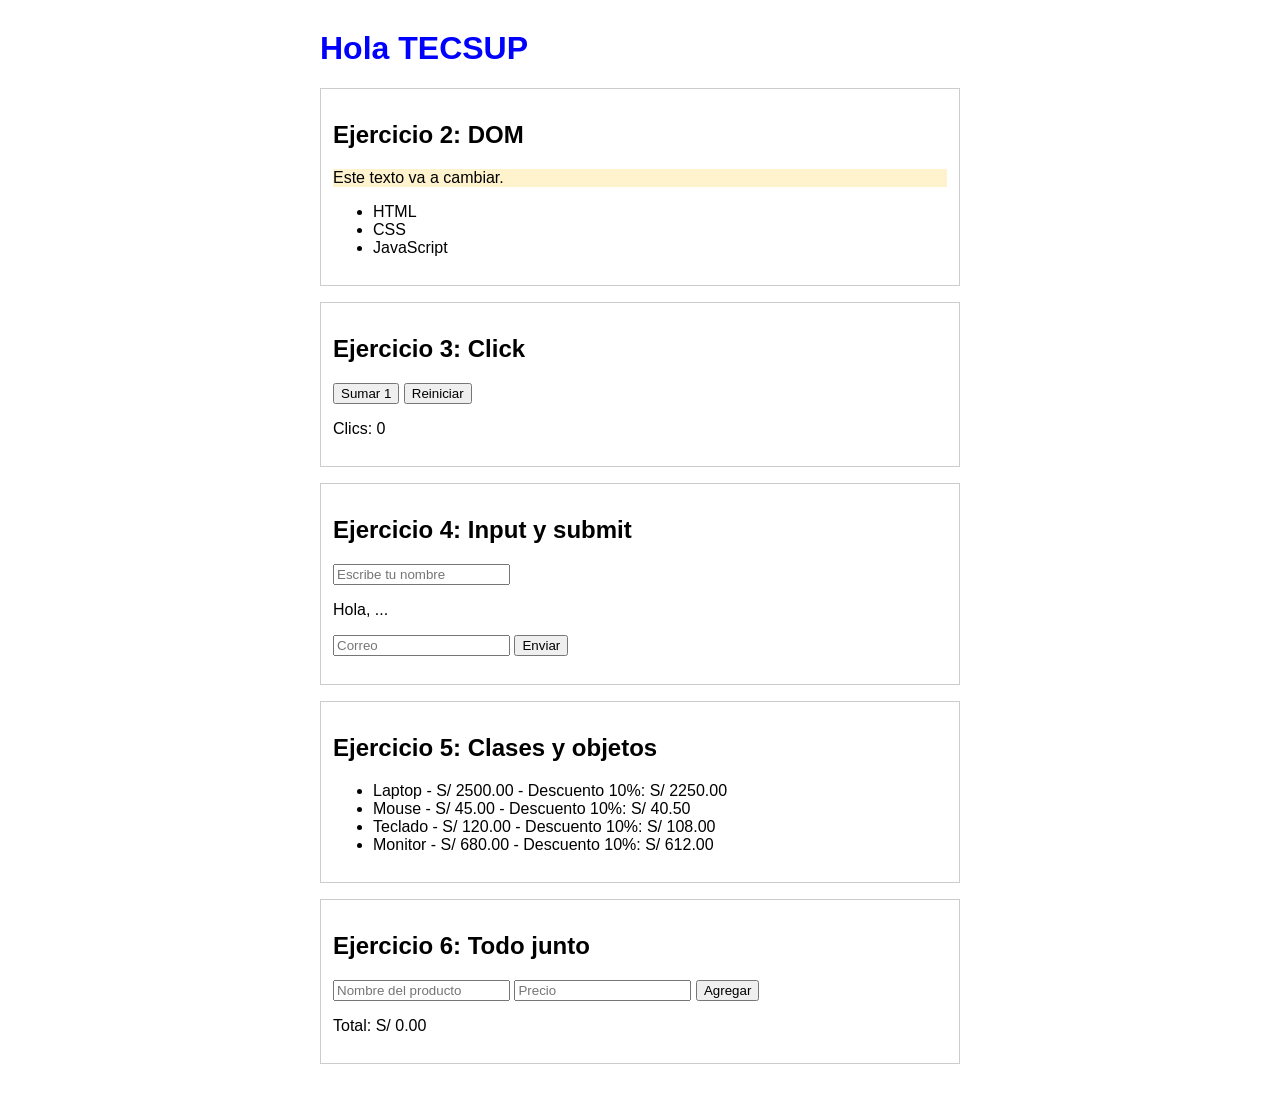
<file: index.html>
<!DOCTYPE html> 
<html lang="es"> 
<head> 
  <meta charset="UTF-8"> 
  <title>Lab 08 - DOM, eventos y objetos</title> 
  <style>     body { font-family: Arial, sans-serif; max-width: 640px; margin: 30px auto; }     section { border: 1px solid #ccc; padding: 12px; margin-bottom: 16px; } 
    .destacado { background: #fff3cd; } 
    .error { color: #c0392b; } 
  </style> 
</head> 
<body> 
  <h1 id="titulo">Mi primera pagina interactiva</h1> 
  
  <section> 
    <h2>Ejercicio 2: DOM</h2> 
    <p class="mensaje">Este texto va a cambiar.</p>     <ul id="lista"> 
      <li>HTML</li> 
      <li>CSS</li> 
    </ul> 
  </section> 
  
  <section> 
    <h2>Ejercicio 3: Click</h2> 
    <button id="btnSumar">Sumar 1</button> 
    <button id="btnReiniciar">Reiniciar</button> 
    <p>Clics: <span id="contador">0</span></p>   </section> 
  
  <section> 
    <h2>Ejercicio 4: Input y submit</h2> 
    <input id="nombre" type="text" placeholder="Escribe tu nombre">     <p id="saludo">Hola, ...</p> 
    <form id="formulario"> 
      <input id="correo" type="text" placeholder="Correo"> 
      <button type="submit">Enviar</button> 
    </form> 
    <p id="resultado"></p> 
  </section> 
  
  <section> 
    <h2>Ejercicio 5: Clases y objetos</h2> 
    <ul id="productos"></ul> 
  </section> 
  
  <section> 
    <h2>Ejercicio 6: Todo junto</h2> 
    <form id="formProducto"> 
      <input id="prodNombre" type="text" placeholder="Nombre del producto"> 
      <input id="prodPrecio" type="number" step="0.01" placeholder="Precio"> 
      <button type="submit">Agregar</button> 
    </form> 
    <ul id="carrito"></ul> 
    <p>Total: S/ <span id="total">0.00</span></p>   </section> 
  
  <script src="app.js"></script> 
</body> 
</html>
</file>
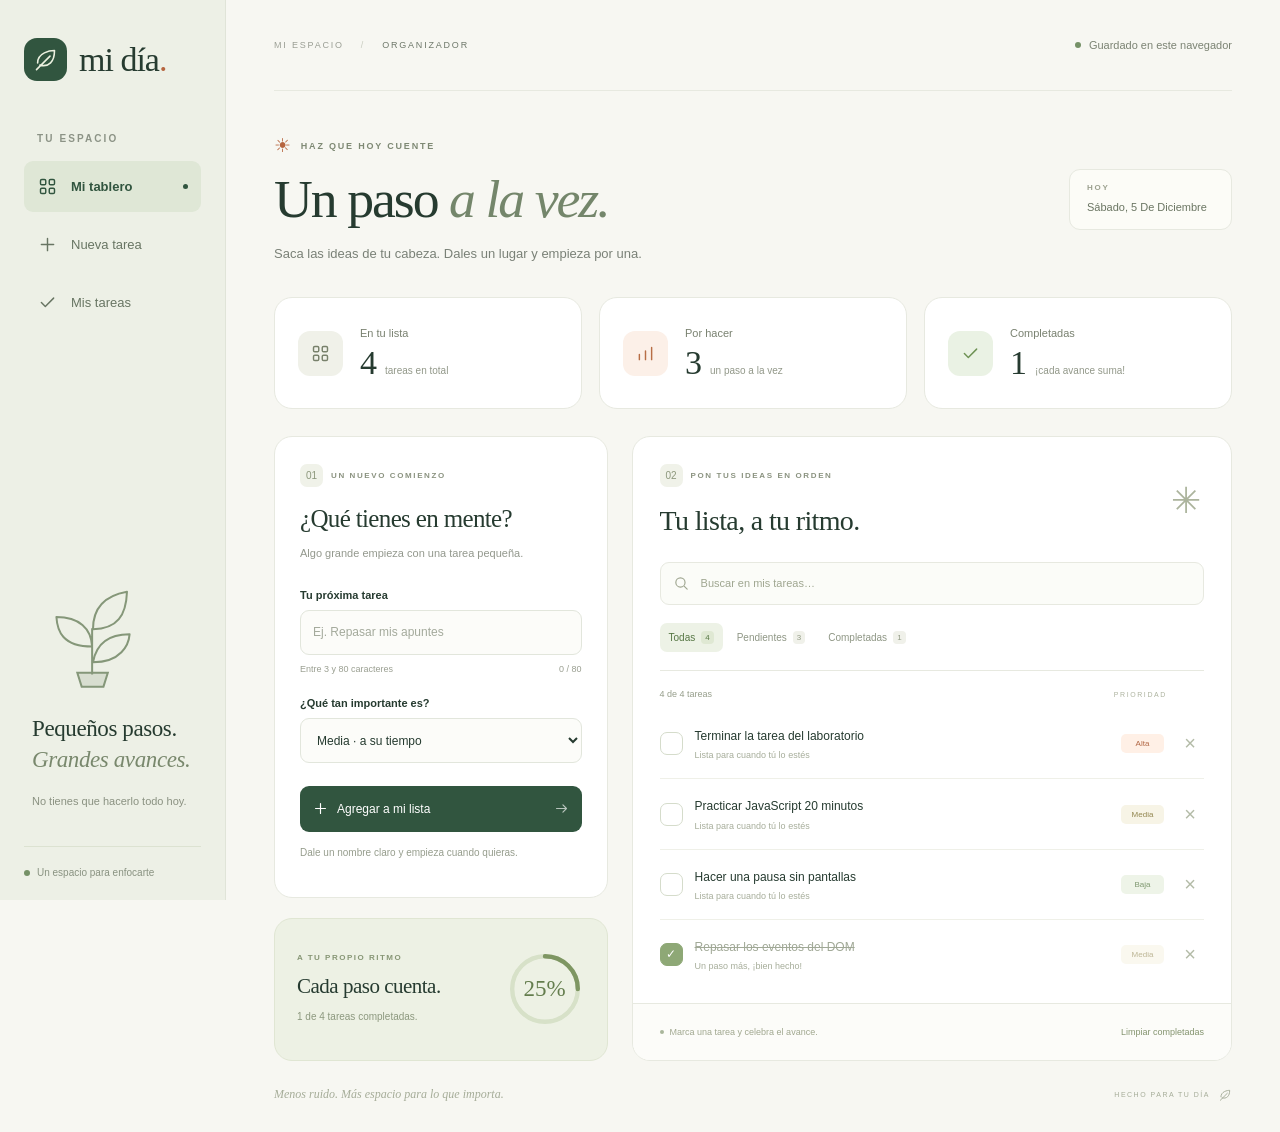
<file: tarea/index.html>
<!doctype html>
<html lang="es">
<head>
  <meta charset="UTF-8">
  <meta name="viewport" content="width=device-width, initial-scale=1.0">
  <meta name="description" content="Organiza tu día paso a paso. Agrega, busca y completa tus tareas en un espacio sencillo y tranquilo.">
  <meta name="theme-color" content="#264b38">
  <title>Mi día · Un paso a la vez</title>
  <link rel="stylesheet" href="styles.css">
  <link rel="icon" href="data:image/svg+xml,%3Csvg xmlns='http://www.w3.org/2000/svg' viewBox='0 0 32 32'%3E%3Crect width='32' height='32' rx='9' fill='%23264b38'/%3E%3Cpath d='M9 19C9 9 22 8 24 8c0 12-7 17-15 11Zm1 5 11-12' fill='none' stroke='%23edf2df' stroke-width='2'/%3E%3C/svg%3E">
</head>
<body>
  <a class="skip-link" href="#contenido">Ir al contenido</a>
  <svg class="svg-defs" xmlns="http://www.w3.org/2000/svg" aria-hidden="true">
    <symbol id="i-leaf" viewBox="0 0 24 24"><path d="M5 15C5 6 16 4 20 4c0 10-5 15-13 13M4 21 16 9"/></symbol>
    <symbol id="i-grid" viewBox="0 0 24 24"><rect x="4" y="4" width="6" height="6" rx="1.5"/><rect x="14" y="4" width="6" height="6" rx="1.5"/><rect x="4" y="14" width="6" height="6" rx="1.5"/><rect x="14" y="14" width="6" height="6" rx="1.5"/></symbol>
    <symbol id="i-plus" viewBox="0 0 24 24"><path d="M12 5v14M5 12h14"/></symbol>
    <symbol id="i-search" viewBox="0 0 24 24"><circle cx="10.5" cy="10.5" r="6.5"/><path d="m16 16 4 4"/></symbol>
    <symbol id="i-check" viewBox="0 0 24 24"><path d="m5 12 4.5 4.5L19 7"/></symbol>
    <symbol id="i-chart" viewBox="0 0 24 24"><path d="M5 19V13M12 19V9M19 19V5"/></symbol>
    <symbol id="i-arrow" viewBox="0 0 24 24"><path d="M5 12h14m-5-5 5 5-5 5"/></symbol>
  </svg>

  <!-- Parte 1: navegación y progreso general. -->
  <aside class="sidebar">
    <a class="brand" href="#contenido" aria-label="Mi día, inicio">
      <span class="brand-mark"><svg class="icon"><use href="#i-leaf"></use></svg></span>
      <span>mi día<span class="brand-dot">.</span></span>
    </a>
    <p class="nav-label">TU ESPACIO</p>
    <nav aria-label="Secciones de la página">
      <a class="nav-item active" href="#contenido"><svg class="icon"><use href="#i-grid"></use></svg>Mi tablero<span class="nav-indicator"></span></a>
      <a class="nav-item" href="#nueva-tarea"><svg class="icon"><use href="#i-plus"></use></svg>Nueva tarea</a>
      <a class="nav-item" href="#mi-lista"><svg class="icon"><use href="#i-check"></use></svg>Mis tareas</a>
    </nav>
    <div class="sidebar-note">
      <svg class="plant" viewBox="0 0 140 130" fill="none" aria-hidden="true">
        <path d="M69 112V59m0 21C35 80 29 62 28 46c26 0 40 13 41 34Zm1-20c0-31 22-40 39-43-1 27-11 43-39 43Zm0 38c32 0 41-20 42-32-24 0-38 10-42 32Z" stroke="currentColor" stroke-width="2.3" stroke-linejoin="round"/>
        <path d="M52 110h35l-5 16H57l-5-16Z" fill="currentColor" opacity=".2"/><path d="M52 110h35l-5 16H57l-5-16Z" stroke="currentColor" stroke-width="2.3"/>
      </svg>
      <p>Pequeños pasos.<br><em>Grandes avances.</em></p>
      <span>No tienes que hacerlo todo hoy.</span>
    </div>
    <div class="sidebar-footer"><span class="tiny-dot"></span>Un espacio para enfocarte</div>
  </aside>

  <main id="contenido" class="main">
    <header class="topbar">
      <p class="breadcrumb">MI ESPACIO <span>/</span> <strong>ORGANIZADOR</strong></p>
      <div class="save-status"><span class="tiny-dot"></span><span id="guardado-texto">Guardado en este navegador</span></div>
    </header>

    <section class="intro" aria-labelledby="titulo-pagina">
      <div><p class="eyebrow"><span class="sun" aria-hidden="true">☀</span> HAZ QUE HOY CUENTE</p><h1 id="titulo-pagina">Un paso <em>a la vez.</em></h1><p class="intro-copy">Saca las ideas de tu cabeza. Dales un lugar y empieza por una.</p></div>
      <div class="date-pill"><span>HOY</span><time id="fecha"></time></div>
    </section>

    <!-- Parte 2: resumen que cambia con las acciones del usuario. -->
    <section id="resumen-dia" class="stats" aria-label="Resumen de tus tareas">
      <div class="stat-card"><span class="stat-icon neutral"><svg class="icon"><use href="#i-grid"></use></svg></span><div><p>En tu lista</p><strong id="total">0</strong><span class="stat-caption">tareas en total</span></div></div>
      <div class="stat-card"><span class="stat-icon peach"><svg class="icon"><use href="#i-chart"></use></svg></span><div><p>Por hacer</p><strong id="pendientes">0</strong><span class="stat-caption">un paso a la vez</span></div></div>
      <div class="stat-card"><span class="stat-icon green"><svg class="icon"><use href="#i-check"></use></svg></span><div><p>Completadas</p><strong id="completadas">0</strong><span class="stat-caption">¡cada avance suma!</span></div></div>
    </section>

    <div class="workspace">
      <div class="left-column">
        <!-- Parte 3: formulario y validación visible. -->
        <section id="nueva-tarea" class="panel form-panel" aria-labelledby="titulo-formulario">
          <div class="section-heading"><span class="step">01</span><p>UN NUEVO COMIENZO</p></div>
          <h2 id="titulo-formulario">¿Qué tienes en mente?</h2>
          <p class="section-copy">Algo grande empieza con una tarea pequeña.</p>
          <form id="formulario" novalidate>
            <label for="titulo">Tu próxima tarea</label>
            <input id="titulo" name="titulo" type="text" placeholder="Ej. Repasar mis apuntes" minlength="3" maxlength="80" autocomplete="off" aria-describedby="ayuda-titulo mensaje" required>
            <div id="ayuda-titulo" class="field-help"><span>Entre 3 y 80 caracteres</span><span id="contador">0 / 80</span></div>
            <label for="prioridad">¿Qué tan importante es?</label>
            <select id="prioridad" name="prioridad"><option value="baja">Baja · puede esperar</option><option value="media" selected>Media · a su tiempo</option><option value="alta">Alta · primero esto</option></select>
            <button class="primary-button" type="submit"><svg class="icon"><use href="#i-plus"></use></svg>Agregar a mi lista<svg class="icon arrow"><use href="#i-arrow"></use></svg></button>
            <p id="mensaje" class="form-message" role="status" aria-live="polite">Dale un nombre claro y empieza cuando quieras.</p>
          </form>
        </section>
        <section class="progress-card" aria-labelledby="titulo-progreso">
          <div><p class="eyebrow">A TU PROPIO RITMO</p><h2 id="titulo-progreso">Cada paso cuenta.</h2><p id="progreso-mensaje">Tu próximo paso te espera.</p></div>
          <div class="progress-ring"><svg viewBox="0 0 100 100" aria-hidden="true"><circle class="ring-track" cx="50" cy="50" r="41"/><circle id="anillo-progreso" class="ring-fill" cx="50" cy="50" r="41"/></svg><strong id="progreso">0%</strong></div>
        </section>
      </div>

      <!-- Parte 4: búsqueda, filtros y lista creada con createElement. -->
      <section id="mi-lista" class="panel list-panel" aria-labelledby="titulo-lista">
        <div class="list-heading"><div><div class="section-heading"><span class="step">02</span><p>PON TUS IDEAS EN ORDEN</p></div><h2 id="titulo-lista">Tu lista, a tu ritmo.</h2></div><span class="list-decoration" aria-hidden="true">✳</span></div>
        <div class="search-field"><svg class="icon"><use href="#i-search"></use></svg><label class="sr-only" for="buscador">Buscar en tus tareas</label><input id="buscador" type="search" placeholder="Buscar en mis tareas…" autocomplete="off"></div>
        <div id="filtros" class="filters" role="group" aria-label="Filtrar tareas por estado"><button type="button" data-filtro="todas" aria-pressed="true">Todas <span id="cuenta-todas">0</span></button><button type="button" data-filtro="pendientes" aria-pressed="false">Pendientes <span id="cuenta-pendientes">0</span></button><button type="button" data-filtro="completadas" aria-pressed="false">Completadas <span id="cuenta-completadas">0</span></button></div>
        <div class="list-meta"><p id="resultado" role="status" aria-live="polite"></p><span>PRIORIDAD</span></div>
        <ul id="lista-tareas" class="task-list" aria-label="Tareas"></ul>
        <div id="estado-vacio" class="empty-state" hidden><span aria-hidden="true">✧</span><h3 id="vacio-titulo">Un espacio para empezar.</h3><p id="vacio-mensaje">Agrega tu primera tarea desde el formulario.</p><button id="limpiar-filtros" type="button" class="text-button" hidden>Ver todas mis tareas</button></div>
        <div class="list-footer"><span><span class="tiny-dot"></span> Marca una tarea y celebra el avance.</span><button id="limpiar-completadas" type="button" class="text-button" disabled>Limpiar completadas</button></div>
        <div id="aviso" class="undo-notice" role="status" aria-live="polite" hidden><span id="aviso-texto"></span><button id="deshacer" type="button">Deshacer</button></div>
      </section>
    </div>
    <footer class="page-footer"><p>Menos ruido. Más espacio para lo que importa.</p><span>HECHO PARA TU DÍA <svg class="icon"><use href="#i-leaf"></use></svg></span></footer>
    <noscript>Activa JavaScript en tu navegador para usar la lista de tareas.</noscript>
  </main>
  <script src="app.js"></script>
</body>
</html>
</file>
<file: tarea/styles.css>
:root{--paper:#f7f7f2;--white:#fff;--ink:#263b30;--muted:#7a8177;--green:#31553f;--line:#e7e9e0;--sidebar:#edf0e6;--accent:#b6653f;--radius:18px;font-family:Arial,Helvetica,sans-serif;color:var(--ink);background:var(--paper);font-synthesis:none}
*{box-sizing:border-box}html{scroll-behavior:smooth;scroll-padding-top:24px}body{margin:0}button,input,select{font:inherit}button,a,input,select{-webkit-tap-highlight-color:transparent}button{cursor:pointer}button:disabled{cursor:default;opacity:.4}button,a,input,select{outline-offset:4px}button:focus-visible,a:focus-visible,input:focus-visible,select:focus-visible{outline:3px solid #9a6d46}a{color:inherit;text-decoration:none}button{transition:background .18s,transform .18s}button:active:not(:disabled){transform:translateY(1px)}[hidden]{display:none!important}.icon{width:21px;height:21px;fill:none;stroke:currentColor;stroke-width:1.65;stroke-linecap:round;stroke-linejoin:round;flex-shrink:0}.svg-defs{position:absolute;width:0;height:0;overflow:hidden}.sr-only{position:absolute;width:1px;height:1px;padding:0;margin:-1px;overflow:hidden;clip:rect(0,0,0,0);white-space:nowrap;border:0}.skip-link{position:fixed;left:16px;top:-90px;z-index:5;background:var(--green);color:white;padding:12px 20px;border-radius:8px}.skip-link:focus{top:16px}
.sidebar{width:226px;position:fixed;inset:0 auto 0 0;background:var(--sidebar);border-right:1px solid #e0e4d8;padding:38px 24px 22px;display:flex;flex-direction:column}.brand{display:flex;align-items:center;gap:12px;font:34px Georgia,'Times New Roman',serif;letter-spacing:-1px;width:fit-content}.brand-mark{background:var(--green);border-radius:13px;width:43px;height:43px;display:grid;place-items:center;color:#ecf1e0}.brand-mark .icon{width:27px;height:27px;stroke-width:1.4}.brand-dot{color:var(--accent)}.nav-label{font-size:10px;letter-spacing:2.1px;font-weight:700;color:#8c9386;margin:52px 0 17px 13px}.nav-item{display:flex;align-items:center;gap:13px;padding:15px 13px;border-radius:9px;margin-bottom:7px;font-size:13px;color:#687563}.nav-item.active{background:#dfe7d6;color:var(--green);font-weight:600}.nav-item:hover{background:#e2e8db}.nav-indicator{width:5px;height:5px;border-radius:50%;background:var(--green);margin-left:auto}.sidebar-note{margin-top:auto;padding:32px 8px 34px}.plant{width:122px;height:115px;color:#859779;display:block;margin-bottom:22px}.sidebar-note p{font:23px/1.35 Georgia,'Times New Roman',serif;margin:0 0 16px;letter-spacing:-.4px}.sidebar-note em{color:#79886d}.sidebar-note>span{font-size:11px;line-height:1.8;color:#8a9181}.sidebar-footer{font-size:10px;color:#899281;border-top:1px solid #dce2d1;padding-top:20px;display:flex;align-items:center;gap:7px}.tiny-dot{display:inline-block;width:6px;height:6px;border-radius:50%;background:#759167;flex-shrink:0}
.main{margin-left:226px;padding:0 48px;max-width:1560px}.topbar{height:91px;border-bottom:1px solid var(--line);display:flex;align-items:center;justify-content:space-between;gap:18px}.breadcrumb{font-size:9px;letter-spacing:1.8px;color:#9a9e94;display:flex;gap:17px}.breadcrumb strong{font-weight:500;color:#6e786a}.breadcrumb span{color:#c7cbbf}.save-status{display:flex;align-items:center;gap:8px;color:#7b8373;font-size:11px}.intro{padding:43px 0 32px;display:flex;justify-content:space-between;align-items:center;gap:20px}.eyebrow{font-size:9px;font-weight:700;letter-spacing:1.8px;color:#7e8974;margin:0 0 13px;display:flex;align-items:center;gap:8px}.sun{font-size:19px;color:var(--accent)}h1{font:clamp(36px,4.2vw,58px)/1.08 Georgia,'Times New Roman',serif;letter-spacing:-2px;margin:0 0 15px}h1 em{font-weight:400;color:#74866b}.intro-copy{font-size:13px;color:var(--muted);margin:0;line-height:1.7}.date-pill{border:1px solid var(--line);border-radius:11px;padding:13px 17px;background:#fcfcf7;min-width:163px}.date-pill span{display:block;color:#9ba08e;font-size:8px;font-weight:700;letter-spacing:1.8px;margin-bottom:7px}.date-pill time{font-size:11px;line-height:1.5;color:#6a7562;text-transform:capitalize;display:block}
.stats{display:grid;grid-template-columns:repeat(3,minmax(0,1fr));gap:17px;margin-bottom:27px}.stat-card{background:white;border:1px solid var(--line);border-radius:var(--radius);padding:21px 23px;display:flex;align-items:center;gap:17px;min-height:112px}.stat-icon{width:45px;height:45px;border-radius:12px;display:grid;place-items:center}.neutral{background:#f0f1e9;color:#78816b}.peach{background:#fcf0e8;color:#b86e45}.green{background:#eaf2e4;color:#6e9254}.stat-card p{margin:0 0 7px;color:#798170;font-size:11px}.stat-card strong{font:34px/1 Georgia,'Times New Roman',serif;margin-right:8px}.stat-caption{color:#929889;font-size:10px}
.workspace{display:grid;grid-template-columns:minmax(265px,.75fr) minmax(380px,1.35fr);align-items:start;gap:24px}.left-column{display:grid;gap:20px}.panel{background:white;border:1px solid var(--line);border-radius:var(--radius)}.form-panel{padding:27px 25px 20px}.section-heading{display:flex;align-items:center;gap:8px;margin-bottom:17px}.step{font-size:10px;background:#f0f2e9;color:#8c977c;width:23px;height:23px;border-radius:7px;display:grid;place-items:center}.section-heading p{font-size:8px;letter-spacing:1.6px;color:#8b9380;margin:0;font-weight:700}h2{font:25px/1.2 Georgia,'Times New Roman',serif;letter-spacing:-.65px;margin:0 0 10px}.section-copy{font-size:11px;color:#93988d;line-height:1.7;margin:0 0 26px}form label{display:block;font-size:11px;font-weight:600;margin:0 0 9px}form input,form select{width:100%;background:#fcfcf9;border:1px solid #e2e6dc;border-radius:9px;padding:14px 12px;font-size:12px;color:var(--ink);height:45px}form input::placeholder{color:#a4aa9c}form input:focus,form select:focus{border-color:#90a780}form input[aria-invalid="true"]{border-color:#bc6951;background:#fff9f7}.field-help{display:flex;justify-content:space-between;font-size:9px;color:#9a9f91;margin:9px 0 23px;gap:8px}form select{margin-bottom:23px;padding-right:24px}.primary-button{display:flex;align-items:center;gap:8px;width:100%;background:var(--green);color:white;border:0;border-radius:9px;padding:14px 12px;font-size:12px;min-height:46px}.primary-button:hover{background:#254331}.primary-button .icon{width:17px;height:17px}.primary-button .arrow{margin-left:auto;opacity:.65}.form-message{font-size:10px;color:#969d8d;line-height:1.6;margin:13px 0 0;min-height:32px}.form-message.error{color:#a24e38}.form-message.success{color:#577f40}
.progress-card{background:#edf1e4;border:1px solid #e0e6d3;border-radius:var(--radius);padding:24px 22px;display:flex;align-items:center;justify-content:space-between;gap:15px;min-height:143px}.progress-card .eyebrow{font-size:8px;letter-spacing:1.5px;margin:0 0 12px;color:#879675}.progress-card h2{font-size:21px;letter-spacing:-.5px}.progress-card p:last-child{font-size:10px;line-height:1.6;color:#8c987e;margin:0}.progress-ring{position:relative;width:80px;height:80px;flex:0 0 80px}.progress-ring svg{width:100%;height:100%;transform:rotate(-90deg)}.progress-ring circle{fill:none;stroke-width:5.5}.ring-track{stroke:#d7e1c8}.ring-fill{stroke:#7e9662;stroke-dasharray:257.61;stroke-dashoffset:257.61;stroke-linecap:round;transition:stroke-dashoffset .4s}.progress-ring strong{position:absolute;inset:0;display:grid;place-items:center;font:23px Georgia,'Times New Roman',serif;color:#647d4d}
.list-panel{padding:27px 27px 0;min-width:0;overflow:hidden}.list-heading{display:flex;justify-content:space-between;align-items:center;margin-bottom:24px}.list-heading .section-heading{margin-bottom:17px}.list-heading h2{margin:0;font-size:28px}.list-decoration{font-size:36px;color:#acb49d;margin-right:3px}.search-field{position:relative;display:flex;align-items:center}.search-field .icon{position:absolute;left:13px;pointer-events:none;width:17px;height:17px;color:#9fa690}.search-field input{width:100%;height:43px;border:1px solid var(--line);border-radius:9px;background:#fbfcf8;padding:12px 13px 12px 40px;color:var(--ink);font-size:11px}.search-field input::placeholder{color:#9fa690}.filters{display:flex;gap:5px;padding:18px 0;border-bottom:1px solid var(--line)}.filters button{border:0;background:transparent;color:#8e9684;padding:8px 9px;border-radius:7px;font-size:10px;display:flex;align-items:center;gap:6px}.filters button[aria-pressed="true"]{background:#edf2e6;color:#567744}.filters button:hover{background:#f2f4ec}.filters button span{font-size:8px;border-radius:4px;padding:2px 4px;background:#f0f1ea;color:#929b86}.filters button[aria-pressed="true"] span{background:#dfe8d3;color:#567744}.list-meta{display:flex;justify-content:space-between;align-items:center;gap:12px;padding:17px 0 8px}.list-meta p{font-size:9px;color:#969e8b;margin:0;line-height:1.5}.list-meta>span{font-size:7px;letter-spacing:1.6px;color:#adb39f;margin-right:37px}.task-list{list-style:none;margin:0;padding:0;min-height:233px}.task-item{display:flex;align-items:center;gap:12px;padding:18px 0;border-bottom:1px solid #eff0e8;animation:appear .2s ease-out}.task-item:last-child{border-bottom:0}.task-check{width:23px;height:23px;flex:0 0 23px;border:1.4px solid #d5dccb;border-radius:7px;background:white;color:white;display:grid;place-items:center;padding:0;font-size:12px;font-weight:bold}.task-check:hover{border-color:#7e9667;background:#f2f6ed}.task-item.completada .task-check{background:#8ea876;border-color:#8ea876}.task-text{flex:1;min-width:0}.task-title{font-size:12px;line-height:1.6;display:block;overflow-wrap:anywhere}.task-caption{display:block;font-size:9px;color:#a6ad9a;margin-top:4px}.completada .task-title{text-decoration:line-through;color:#a0a896}.priority{font-size:8px;padding:5px 8px;border-radius:5px;white-space:nowrap;flex-shrink:0;min-width:43px;text-align:center}.priority-alta{color:#b26846;background:#fff0e6}.priority-media{color:#92864f;background:#f7f4e6}.priority-baja{color:#7f9870;background:#eef4e8}.completada .priority{opacity:.6}.task-delete{border:0;background:transparent;border-radius:6px;color:#b3bba7;min-width:28px;min-height:32px;padding:0;font-size:20px}.task-delete:hover{background:#fcf0e9;color:#ad6040}.empty-state{text-align:center;padding:30px 15px;min-height:233px}.empty-state>span{font-size:38px;color:#a9b89b;display:block;margin-bottom:10px}.empty-state h3{font:21px Georgia,'Times New Roman',serif;margin:0 0 10px}.empty-state p{font-size:11px;color:#8c967e;line-height:1.7;margin:0 0 13px}.empty-state .text-button{font-size:11px}.list-footer{margin:14px -27px 0;padding:19px 27px;background:#fcfcf9;border-top:1px solid var(--line);display:flex;align-items:center;justify-content:space-between;gap:10px}.list-footer>span{display:flex;align-items:center;gap:6px;font-size:9px;color:#a0a78f}.list-footer .tiny-dot{width:4px;height:4px;background:#a9b69b}.text-button{padding:4px 0;border:0;background:none;font-size:9px;color:#83936e;text-underline-offset:3px;white-space:nowrap}.text-button:hover:not(:disabled){text-decoration:underline}.undo-notice{padding:13px 0;display:flex;align-items:center;justify-content:space-between;gap:12px;border-top:1px solid var(--line);color:#79886b;font-size:10px}.undo-notice button{background:#eaf1e2;border:0;padding:8px 10px;border-radius:6px;color:var(--green);font-size:10px}.page-footer{display:flex;justify-content:space-between;align-items:center;gap:16px;padding:26px 0 30px;color:#a5ac98}.page-footer p{font:12px Georgia,'Times New Roman',serif;font-style:italic;margin:0}.page-footer>span{font-size:7px;letter-spacing:1.5px;display:flex;align-items:center;gap:8px}.page-footer .icon{width:14px;height:14px}.main noscript{display:block;padding:20px;color:#a24e38}
@keyframes appear{from{opacity:0;transform:translateY(5px)}to{opacity:1;transform:translateY(0)}}
@media(min-width:1500px){.main{margin-right:auto;margin-left:226px;padding:0 64px}.workspace{grid-template-columns:minmax(300px,.72fr) minmax(420px,1.4fr)}}
@media(max-width:1190px){.sidebar{width:194px;padding-left:18px;padding-right:18px}.main{margin-left:194px;padding:0 28px}.workspace{gap:18px;grid-template-columns:minmax(245px,.8fr) minmax(320px,1.2fr)}.form-panel{padding:24px 20px 18px}.list-panel{padding:24px 20px 0}.stat-card{padding:19px 16px;gap:13px}.stat-caption{display:block;margin-top:7px}.list-footer{margin-left:-20px;margin-right:-20px;padding:17px 20px}.list-footer>span{max-width:140px;line-height:1.6}.progress-card{padding:20px 17px}.progress-card h2{font-size:19px}.progress-ring{width:68px;height:68px;flex-basis:68px}.progress-ring strong{font-size:20px}}
@media(max-width:960px){.sidebar{width:174px;padding-left:14px;padding-right:14px}.brand{font-size:29px}.brand-mark{width:37px;height:37px}.nav-item{gap:10px;font-size:12px;padding:13px 10px}.sidebar-note{padding-left:4px}.main{margin-left:174px;padding:0 25px}.topbar{height:76px}.intro{padding-top:33px}.date-pill{display:none}.workspace{grid-template-columns:1fr}.left-column{grid-template-columns:1.45fr 1fr;align-items:stretch}.progress-card{flex-direction:column;justify-content:center;align-items:flex-start;gap:25px;padding:24px}.progress-ring{width:96px;height:96px;flex:0 0 96px;align-self:center}.progress-ring strong{font-size:28px}.list-panel{padding:27px 25px 0}.list-footer{margin-left:-25px;margin-right:-25px;padding-left:25px;padding-right:25px}.list-footer>span{max-width:none}.stat-card{gap:10px;padding:17px 13px}.stat-icon{width:34px;height:34px;border-radius:9px}.stat-icon .icon{width:17px}.stat-card strong{font-size:28px}.stat-card p{font-size:10px}.stat-caption{font-size:8px}.stats{gap:10px}.save-status{font-size:9px}.breadcrumb{font-size:8px;gap:10px}}
@media(max-width:640px){.sidebar{position:relative;width:100%;height:auto;border-right:0;border-bottom:1px solid #e0e4d8;padding:17px 21px;display:flex;flex-direction:row;align-items:center;justify-content:space-between;gap:12px}.brand{font-size:27px;gap:9px}.brand-mark{height:34px;width:34px;border-radius:10px}.brand-mark .icon{width:23px;height:23px}.sidebar nav{display:flex;gap:3px}.nav-item{padding:9px 8px;font-size:0;margin:0;gap:0}.nav-item .icon{width:20px;height:20px}.nav-indicator,.nav-label,.sidebar-note,.sidebar-footer{display:none}.main{margin:0;padding:0 20px}.topbar{height:57px}.breadcrumb{font-size:7px;letter-spacing:1.2px;gap:9px}.save-status{font-size:8px;max-width:128px;line-height:1.5;gap:5px}.intro{padding:29px 0 26px}.eyebrow{font-size:8px;letter-spacing:1.5px}h1{font-size:41px;letter-spacing:-1.9px;margin-bottom:14px}.intro-copy{font-size:11px;max-width:290px}.stats{gap:8px;margin-bottom:19px}.stat-card{padding:14px 10px;display:block;min-height:132px;border-radius:13px}.stat-icon{width:29px;height:29px;margin-bottom:12px;border-radius:8px}.stat-icon .icon{width:16px}.stat-card p{font-size:9px;margin-bottom:7px}.stat-card strong{font-size:26px}.stat-caption{font-size:7px;line-height:1.5;margin-top:6px}.workspace{gap:19px}.left-column{grid-template-columns:1fr;gap:14px}.form-panel{padding:24px 22px 20px}.progress-card{flex-direction:row;gap:15px;padding:19px 22px;min-height:115px}.progress-card h2{font-size:22px}.progress-ring{width:75px;height:75px;flex:0 0 75px}.progress-ring strong{font-size:23px}.list-panel{padding:24px 21px 0}.list-heading h2{font-size:26px}.list-heading{margin-bottom:20px}.list-decoration{font-size:30px}.section-heading p{font-size:7px;letter-spacing:1.4px}.filters{gap:3px}.filters button{font-size:9px;padding:8px 7px;gap:4px}.task-item{gap:9px;padding:17px 0}.task-title{font-size:11px}.priority{font-size:7px;min-width:34px;padding:5px 6px}.task-delete{min-width:25px}.task-check{width:22px;height:22px;flex-basis:22px}.list-meta>span{margin-right:26px;font-size:6px}.list-meta p{font-size:8px}.list-footer{margin-left:-21px;margin-right:-21px;padding:16px 21px}.list-footer>span{font-size:8px;max-width:165px;line-height:1.6}.text-button{font-size:8px}.page-footer{padding:23px 0;align-items:start}.page-footer p{font-size:10px;max-width:180px;line-height:1.6}.page-footer>span{font-size:6px;letter-spacing:1px;white-space:nowrap}}
@media(prefers-reduced-motion:reduce){html{scroll-behavior:auto}*,*::before,*::after{animation:none!important;transition:none!important}}
</file>
